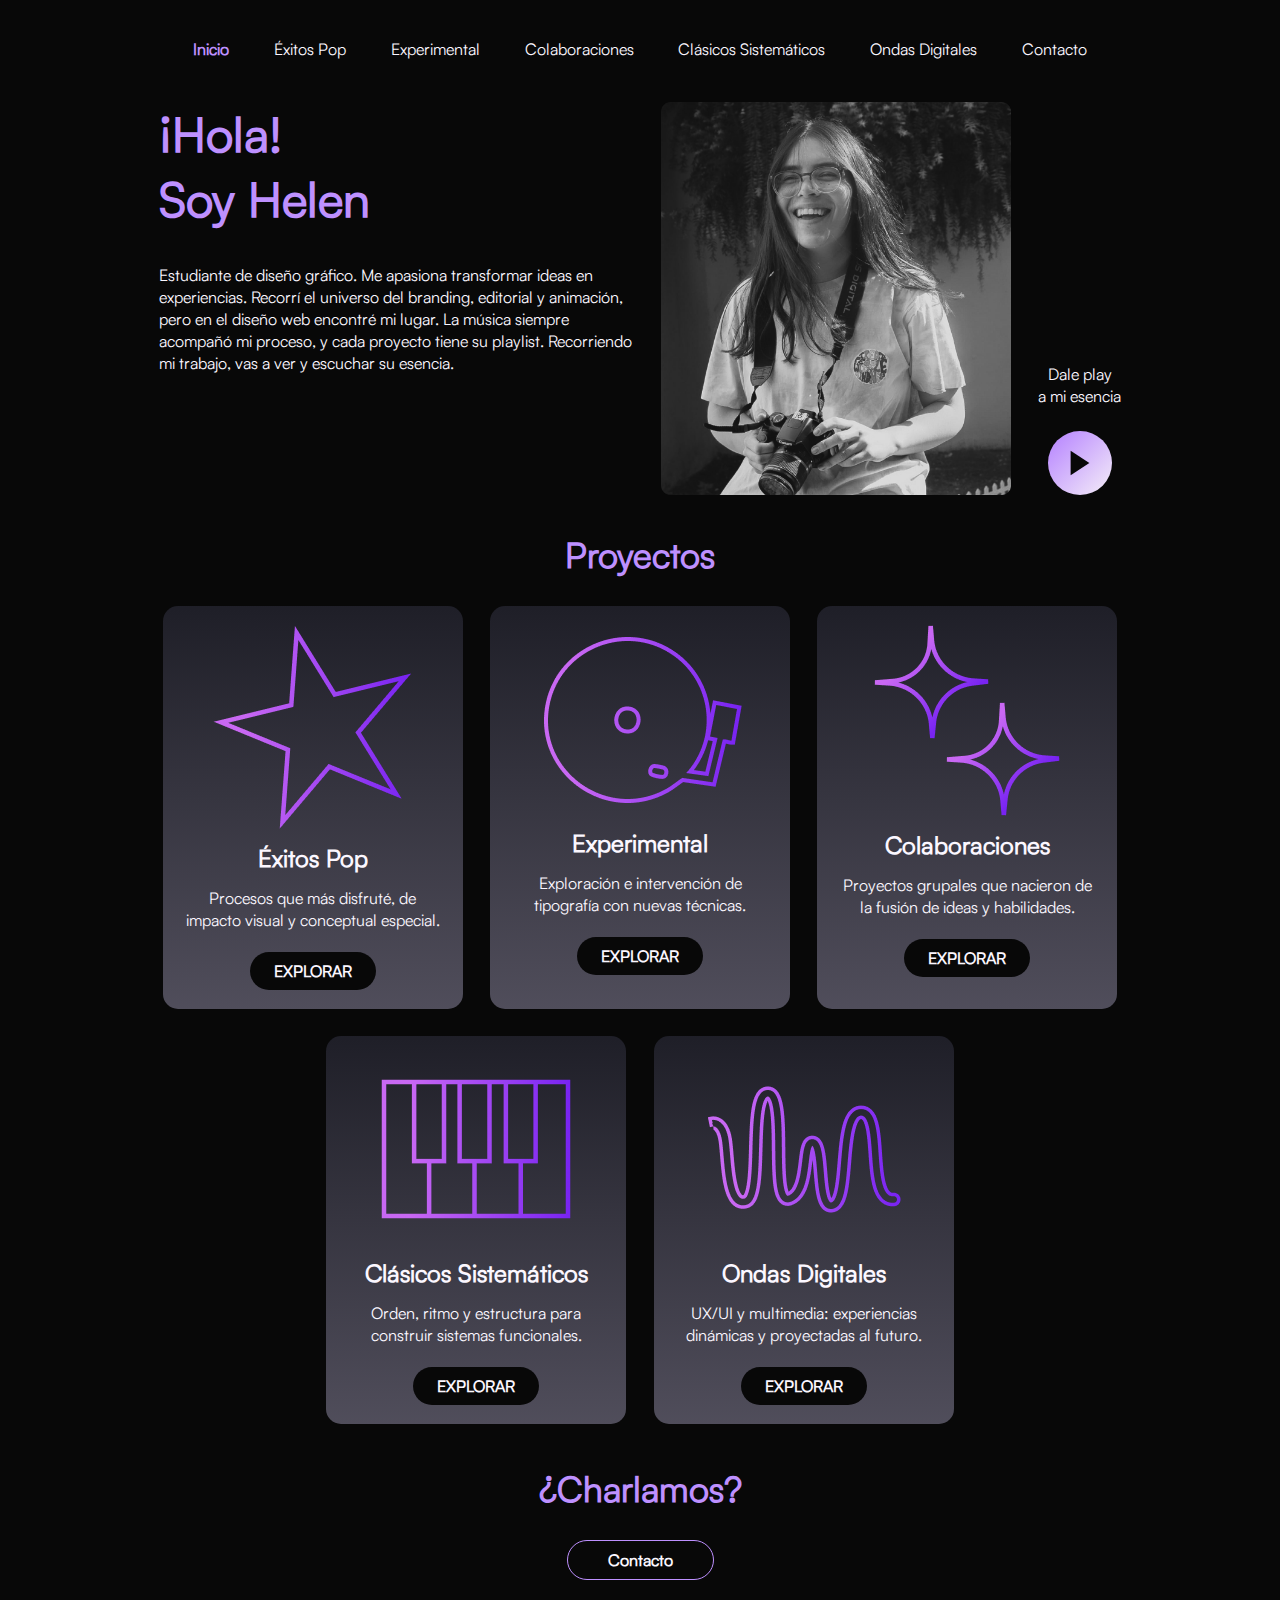
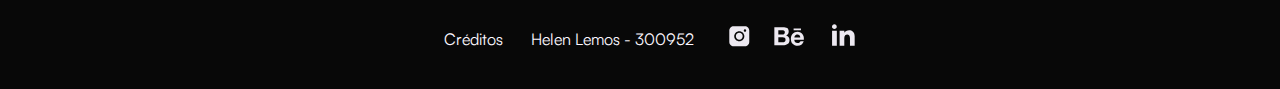
<file: index.html>
<!DOCTYPE html>
<html lang="es">
<head>
    <meta charset="UTF-8">
    <meta name="viewport" content="width=device-width, initial-scale=1.0">
    <title>Portfolio Helen Lemos</title>
    <meta name="description" content="Diseñadora gráfica con enfoque en diseño web, identidad visual, editorial, ilustración y animación. Exploro soluciones creativas que mejoran la experiencia del usuario y generan conexión. ¡Descubre mi trabajo!">
    <link rel="stylesheet" href="estilos.css">
</head>

<body>
    <!-- HEADER -->
     <header>

        <nav class="menu">
            <a class="active" href="index.html">Inicio</a>
            <a href="exitos.html">Éxitos Pop</a>
            <a href="experimental.html">Experimental</a>
            <a href="colaboraciones.html">Colaboraciones</a>
            <a href="clasicos.html">Clásicos Sistemáticos</a>
            <a href="ondasdigitales.html">Ondas Digitales</a>
            <a href="#infocontacto">Contacto</a>
        </nav>
     </header>
     
     <!-- HERO -->
    <section class="presentacion">
        <div id="sobremi">
            <h1>¡Hola! <br>Soy Helen</h1>
            <p>Estudiante de diseño gráfico. Me apasiona transformar ideas en experiencias. Recorrí el universo del branding, editorial y animación, pero en el diseño web encontré mi lugar. La música siempre acompañó mi proceso, y cada proyecto tiene su playlist. Recorriendo mi trabajo, vas a ver y escuchar su esencia.</p>
        </div>
        
        <img src="img/mifoto.png" alt="Foto de mujer sonriendo con una cámara">
    
        <div id="esencia">
            <p> Dale play <br> a mi esencia</p>

<!-- Botón Play Redondo -->
            <audio id="audio" src="songs/variasqueixas.mp3" preload="auto"></audio>

            <div class="circlebtn" onclick="toggleAudio()">
                <svg class="play" viewBox="0 0 50 50" width="24" height="24">
                    <polygon points="12,8 38,25 12,42"/>
                </svg>
                
                <svg class="pause" viewBox="0 0 50 50" width="24" height="24">
                    <rect x="12" y="8" width="8" height="34"/>
                    <rect x="28" y="8" width="8" height="34"/>
                </svg>
            </div>

            <script>
                function toggleAudio() {
                    let audio = document.getElementById("audio");
                    let playIcon = document.querySelector(".play");
                    let pauseIcon = document.querySelector(".pause");
            
                    if (audio.paused) {
                        audio.play(); // Reproduce la canción
                        playIcon.style.display = "none"; 
                        pauseIcon.style.display = "block"; 
                    } else {
                        audio.pause(); // Pausa la canción
                        playIcon.style.display = "block"; 
                        pauseIcon.style.display = "none"; 
                    }
                }
            </script>
        </div>
    </section>

    <section id="proyectos">

        <h2> Proyectos </h2>

        <div id="fila">
            <article>
                <img src="img/estrella.png" alt="Estrella con degradado">
                <h3>Éxitos Pop</h3>
                <p>Procesos que más disfruté, de impacto visual y conceptual especial.</p>
                <a class="mainbtn" href="exitos.html">EXPLORAR</a>
            </article>

            <article>
                <img src="img/experimental.png" alt="Tocadiscos">
                <h3>Experimental</h3>
                <p>Exploración e intervención de tipografía con nuevas técnicas.</p>
                <a class="mainbtn" href="experimental.html">EXPLORAR</a>
            </article>

            <article>
                <img src="img/colabs.png" alt="Dos estrellas">
                <h3>Colaboraciones</h3>
                <p>Proyectos grupales que nacieron de la fusión de ideas y habilidades.</p>
                <a class="mainbtn" href="colaboraciones.html">EXPLORAR</a>
            </article>

            <article>
                <img src="img/clasicos.png" alt="Piano">
                <h3>Clásicos Sistemáticos</h3>
                <p>Orden, ritmo y estructura para construir sistemas funcionales.</p>
                <a class="mainbtn" href="clasicos.html">EXPLORAR</a>
            </article>

            <article>
                <img src="img/ondas.png" alt="Ondas musicales">
                <h3>Ondas Digitales</h3>
                <p>UX/UI y multimedia: experiencias dinámicas y proyectadas al futuro.</p>
                <a class="mainbtn" href="ondasdigitales.html">EXPLORAR</a>
            </article>
        </div>
    </section>

    <section id="infocontacto">
                <!-- Información de Contacto -->
                <h2>¿Charlamos?</h2>
                <a class="secondarybtn" href="mailto:helenlemosoliva@gmail.com">Contacto</a>
    </section>

   
    <footer>

        <div>
            <a href="#">Créditos</a>
            <a href="#">Helen Lemos - 300952</a>
        </div>

        <nav>
            <a href="https://www.instagram.com/hdiseno.uy/" target="_blank"> <img src="img/logo-instagram.svg" alt="Logo de instagram"></a>
            <a href="https://www.behance.net/helenlemosoliva" target="_blank"> <img src="img/logo-behance.svg" alt="Logo de behance"></a>
            <a href="https://www.linkedin.com/in/helenlemos/" target="_blank"> <img src="img/logo-linkedin.svg" alt="Logo de LinkedIn"></a>
        </nav>


    </footer>

</body>
</html>
</file>
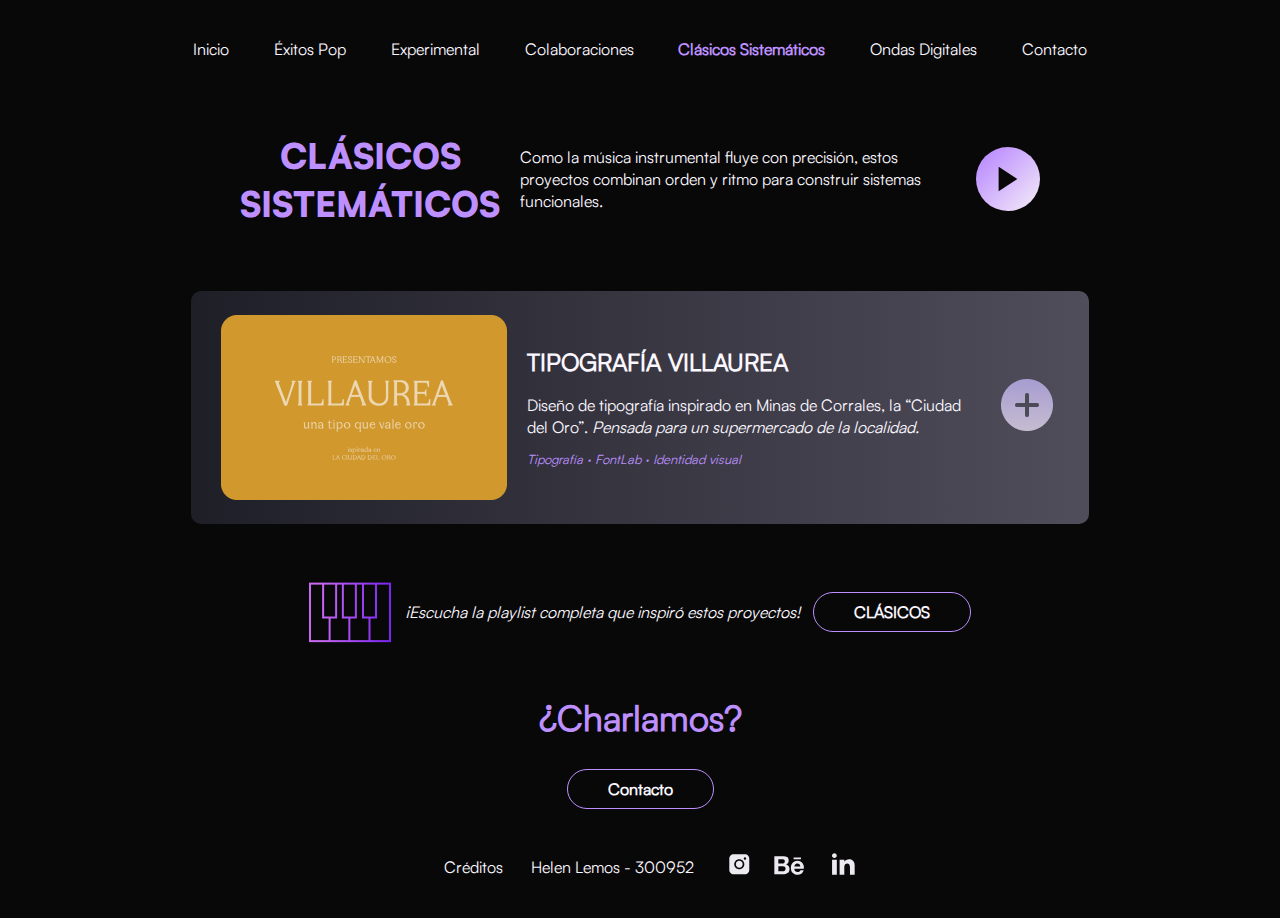
<file: clasicos.html>
<!DOCTYPE html>
<html lang="es">
<head>
    <meta charset="UTF-8">
    <meta name="viewport" content="width=device-width, initial-scale=1.0">
    <title>Clásicos Sistemáticos | Portfolio Helen Lemos</title>
    <meta name="description" content="Como la música instrumental fluye con precisión, estos proyectos combinan orden y ritmo para construir sistemas funcionales.">
    <link rel="stylesheet" href="estilos.css">
</head>

<body>
    <!-- HEADER -->
     <header>

        <nav class="volver">
            <img src="img/back.png" alt="Volver">
            <a href="index.html"> Volver</a>
        </nav>

        <nav class="menu">
            <a href="index.html">Inicio</a>
            <a href="exitos.html">Éxitos Pop</a>
            <a href="experimental.html">Experimental</a>
            <a href="colaboraciones.html">Colaboraciones</a>
            <a class="active" href="clasicos.html">Clásicos Sistemáticos</a>
            <a href="ondasdigitales.html">Ondas Digitales</a>
            <a href="#infocontacto">Contacto</a>
        </nav>
     </header>
    
    <!------ SECCIÓN 1: DESCRIPCIÓN ------>
    <section class="category">
        <article>
            <h2>CLÁSICOS <br>SISTEMÁTICOS</h2>
            <p>Como la música instrumental fluye con precisión, estos proyectos combinan orden y ritmo para construir sistemas funcionales.</p>
        
            <!-- Botón Play Redondo -->
            <audio id="audio" src="songs/wefoundlove.mp3" preload="auto"></audio>

            <div class="circlebtn" onclick="toggleAudio()">
                <svg class="play" viewBox="0 0 50 50" width="24" height="24">
                    <polygon points="12,8 38,25 12,42"/>
                </svg>
                
                <svg class="pause" viewBox="0 0 50 50" width="24" height="24">
                    <rect x="12" y="8" width="8" height="34"/>
                    <rect x="28" y="8" width="8" height="34"/>
                </svg>
            </div>

            <script>
                function toggleAudio() {
                    let audio = document.getElementById("audio");
                    let playIcon = document.querySelector(".play");
                    let pauseIcon = document.querySelector(".pause");
            
                    if (audio.paused) {
                        audio.play(); // Reproduce la canción
                        playIcon.style.display = "none"; 
                        pauseIcon.style.display = "block"; 
                    } else {
                        audio.pause(); // Pausa la canción
                        playIcon.style.display = "block"; 
                        pauseIcon.style.display = "none"; 
                    }
                }
            </script>
        </article>
    </section>


    <!------ SECCIÓN 2: TRABAJOS ÉXITO ------>
    <section class="trabajos">
        <!-- Artículo PER-SÉ -->
        <article id="tipografia">
            <img src="img/villaurea3.png" alt="Glifos de la tipografía Villaurea">
            <div>
                <h3>TIPOGRAFÍA VILLAUREA</h3>
                <p>Diseño de tipografía inspirado en Minas de Corrales, la “Ciudad del Oro”.
                <em>Pensada para un supermercado de la localidad.</em>
                </p>
                <p class="areas"> Tipografía · FontLab · Identidad visual </p>
            </div>

            <!-- Enlace para desplegar contenido -->
            <a href="#contenido-villaurea" class="ver-mas">
                <img src="img/vermás.png" alt="Ver más">
            </a>

            <!-- Contenido oculto -->
            <div id="contenido-villaurea" class="contenido-extra">
                <img src="img/villaureabrandboard.png" alt="">
                <a href="#tipografia" class="cerrar"><img src="img/close-outline.png" alt=""></a>
            </div>
        </article>
    </section>
    

    <!------------- SECCIÓN 3: PLAYLIST ------------->
    <section class="playlist">
        <article>
            <img src="img/piano.png" alt="Piano">
            <p> ¡Escucha la playlist completa que inspiró estos proyectos! </p>
            <a class="secondarybtn" href="https://open.spotify.com/playlist/2altvHIcjxOVrujurIFO9d?si=3136ff914e89460d">CLÁSICOS</a>
        </article>
    </section>

    <section id="infocontacto">
        <!-- Información de Contacto -->
        <h2>¿Charlamos?</h2>
        <a class="secondarybtn" href="mailto:helenlemosoliva@gmail.com">Contacto</a>
    </section>
   
    <footer>

        <div>
            <a href="#">Créditos</a>
            <a href="#">Helen Lemos - 300952</a>
        </div>

        <nav>
            <a href="https://www.instagram.com/h.diseno.uy/" target="_blank"> <img src="img/logo-instagram.svg" alt="Logo de instagram"></a>
            <a href="https://www.behance.net/helenlemosoliva" target="_blank"> <img src="img/logo-behance.svg" alt="Logo de behance"></a>
            <a href="https://www.linkedin.com/in/helenlemos/" target="_blank"> <img src="img/logo-linkedin.svg" alt="Logo de LinkedIn"></a>
        </nav>


    </footer>

</body>
</html>
</file>
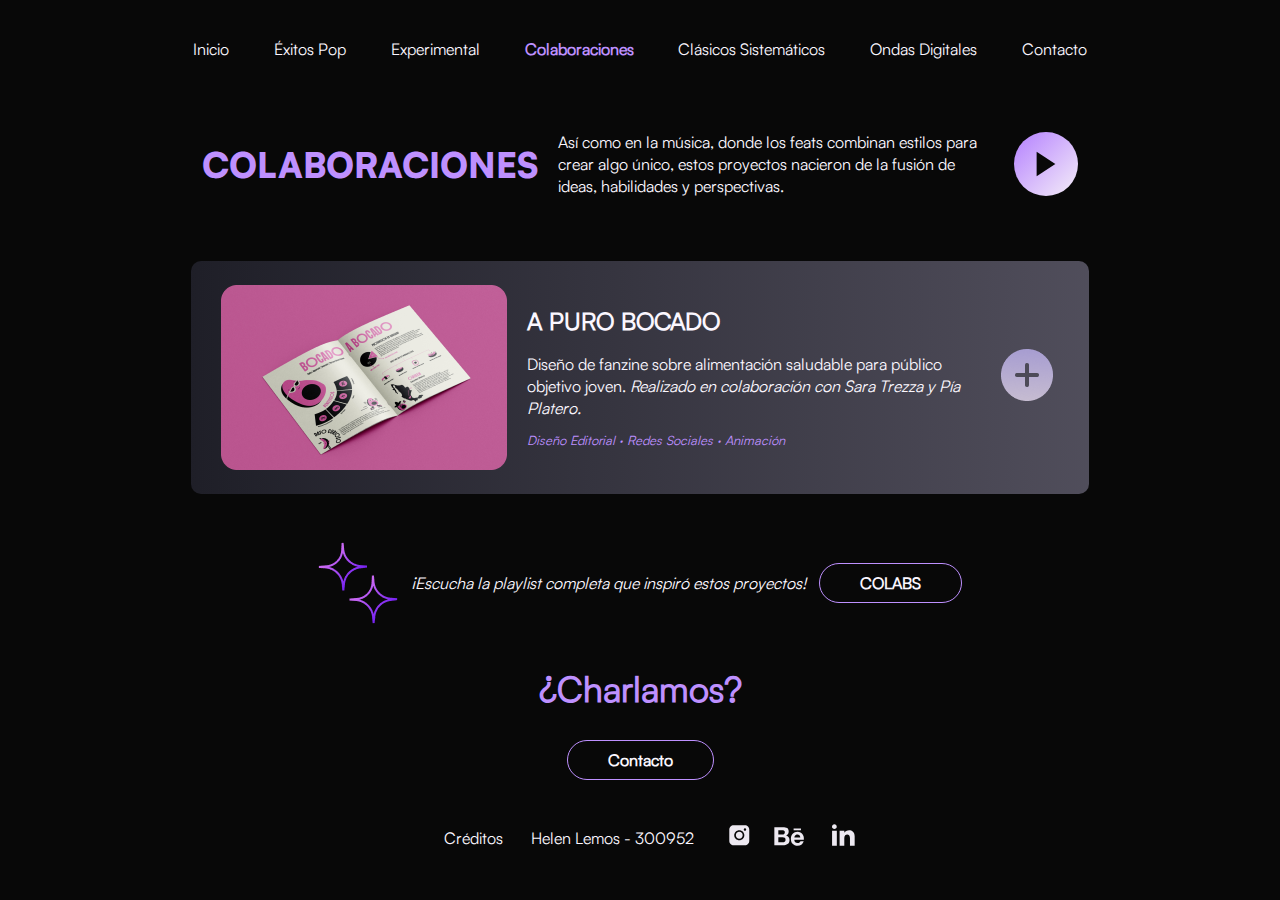
<file: colaboraciones.html>
<!DOCTYPE html>
<html lang="es">
<head>
    <meta charset="UTF-8">
    <meta name="viewport" content="width=device-width, initial-scale=1.0">
    <title>Colaboraciones | Portfolio Helen Lemos</title>
    <meta name="description" content="Así como en la música, donde los feats combinan estilos para crear algo único, estos proyectos nacieron de la fusión de ideas, habilidades y perspectivas. ">
    <link rel="stylesheet" href="estilos.css">
</head>

<body>
    <!-- HEADER -->
     <header>

        <nav class="volver">
            <img src="img/back.png" alt="Volver">
            <a href="index.html"> Volver</a>
        </nav>

        <nav class="menu">
            <a href="index.html">Inicio</a>
            <a href="exitos.html">Éxitos Pop</a>
            <a href="experimental.html">Experimental</a>
            <a class="active"  href="#">Colaboraciones</a>
            <a href="clasicos.html">Clásicos Sistemáticos</a>
            <a href="ondasdigitales.html">Ondas Digitales</a>
            <a href="#infocontacto">Contacto</a>
        </nav>
     </header>
    
    <!------ SECCIÓN 1: DESCRIPCIÓN ------>
    <section class="category">
        <article>
            <h2>COLABORACIONES</h2>
            <p>Así como en la música, donde los feats combinan estilos para crear algo único, estos proyectos nacieron de la fusión de ideas, habilidades y perspectivas. </p>
        
            <!-- Botón Play Redondo -->
            <audio id="audio" src="songs/Leavebeforeyouloveme.mp3" preload="auto"></audio>

            <div class="circlebtn" onclick="toggleAudio()">
                <svg class="play" viewBox="0 0 50 50" width="24" height="24">
                    <polygon points="12,8 38,25 12,42"/>
                </svg>
                
                <svg class="pause" viewBox="0 0 50 50" width="24" height="24">
                    <rect x="12" y="8" width="8" height="34"/>
                    <rect x="28" y="8" width="8" height="34"/>
                </svg>
            </div>

            <script>
                function toggleAudio() {
                    let audio = document.getElementById("audio");
                    let playIcon = document.querySelector(".play");
                    let pauseIcon = document.querySelector(".pause");
            
                    if (audio.paused) {
                        audio.play(); // Reproduce la canción
                        playIcon.style.display = "none"; 
                        pauseIcon.style.display = "block"; 
                    } else {
                        audio.pause(); // Pausa la canción
                        playIcon.style.display = "block"; 
                        pauseIcon.style.display = "none"; 
                    }
                }
            </script>
        </article>
    </section>


    <!------ SECCIÓN 2: TRABAJOS ÉXITO ------>
    <section class="trabajos">
        <!-- Artículo PER-SÉ -->
        <article id="fanzine">
            <img src="img/bocadoportada.png" alt="Tote bag con motivo del museo">
            <div>
                <h3>A PURO BOCADO</h3>
                <p>Diseño de fanzine sobre alimentación saludable para público objetivo joven.
                <em>Realizado en colaboración con Sara Trezza y Pía Platero.</em>
                </p>
                <p class="areas">Diseño Editorial · Redes Sociales · Animación </p>
            </div>

            <!-- Enlace para desplegar contenido -->
            <a href="#contenido-bocado" class="ver-mas">
                <img src="img/vermás.png" alt="Ver más">
            </a>

            <!-- Contenido oculto -->
            <div id="contenido-bocado" class="contenido-extra">
                <img src="img/redessocialesbocado.png" alt="">
                <video id="video-1" src="img/apurobocado.mp4" controls></video>
                <a href="#fanzine" class="cerrar"><img src="img/close-outline.png" alt=""></a>
            </div>
        </article>
    </section>

    <script>
        document.addEventListener("DOMContentLoaded", function () {
            // Seleccionamos todos los videos
            const videos = document.querySelectorAll("video");

            videos.forEach(video => {
                video.addEventListener("play", function () {
                    // Detenemos todos los videos que están reproduciéndose
                    videos.forEach(otherVideo => {
                        if (otherVideo !== video) {
                            otherVideo.pause();
                        }
                    });
                });
            });
        });
    </script>
    

    <!------------- SECCIÓN 3: PLAYLIST ------------->
    <section class="playlist">
        <article>
            <img src="img/colabssmall.png" alt="dos estellas">
            <p> ¡Escucha la playlist completa que inspiró estos proyectos! </p>
            <a class="secondarybtn" href="https://open.spotify.com/playlist/0mw2Pg6cWf0WI0kP64qaIe?si=fb0d658c152f49ef">COLABS</a>
        </article>
    </section>

    <section id="infocontacto">
        <!-- Información de Contacto -->
        <h2>¿Charlamos?</h2>
        <a class="secondarybtn" href="mailto:helenlemosoliva@gmail.com">Contacto</a>
    </section>
   
    <footer>

        <div>
            <a href="#">Créditos</a>
            <a href="#">Helen Lemos - 300952</a>
        </div>

        <nav>
            <a href="https://www.instagram.com/h.diseno.uy/" target="_blank"> <img src="img/logo-instagram.svg" alt="Logo de instagram"></a>
            <a href="https://www.behance.net/helenlemosoliva" target="_blank"> <img src="img/logo-behance.svg" alt="Logo de behance"></a>
            <a href="https://www.linkedin.com/in/helenlemos/" target="_blank"> <img src="img/logo-linkedin.svg" alt="Logo de LinkedIn"></a>
        </nav>


    </footer>

</body>
</html>
</file>
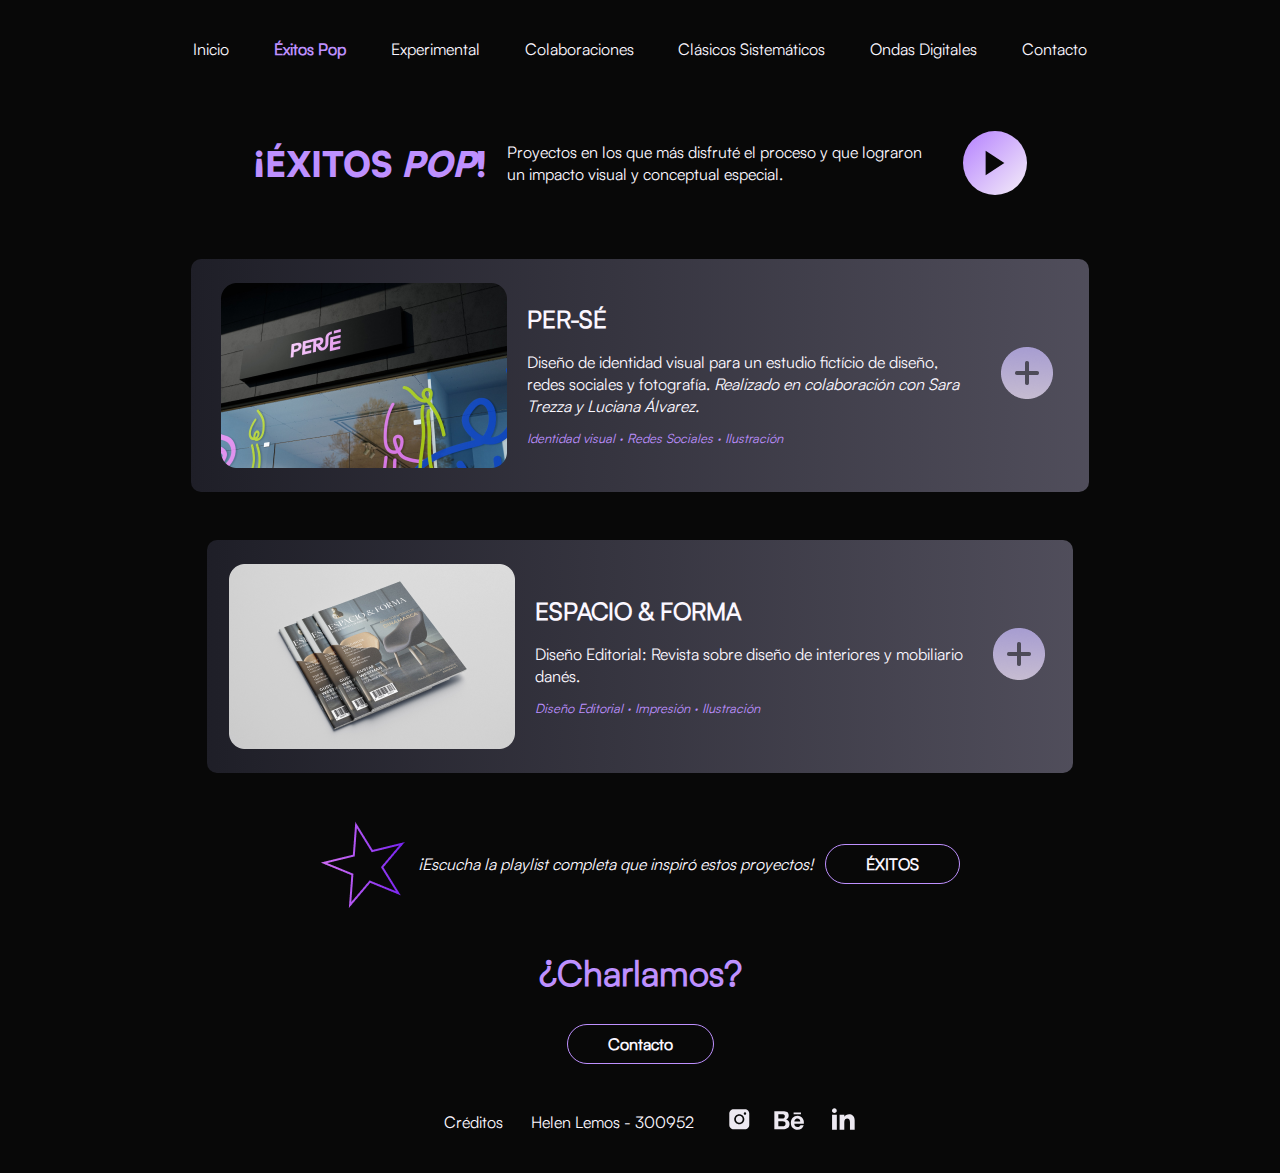
<file: exitos.html>
<!DOCTYPE html>
<html lang="es">
<head>
    <meta charset="UTF-8">
    <meta name="viewport" content="width=device-width, initial-scale=1.0">
    <title>Éxitos Pop | Portfolio Helen Lemos</title>
    <meta name="description" content="Proyectos en los que más disfruté el proceso y que lograron un impacto visual y conceptual especial">
    <link rel="stylesheet" href="estilos.css">
</head>

<body>
    <!-- HEADER -->
     <header>

        <nav class="volver">
            <img src="img/back.png" alt="Volver">
            <a href="index.html"> Volver</a>
        </nav>

        <nav class="menu">
            <a href="index.html">Inicio</a>
            <a class="active" href="">Éxitos Pop</a>
            <a href="experimental.html">Experimental</a>
            <a href="">Colaboraciones</a>
            <a href="clasicos.html">Clásicos Sistemáticos</a>
            <a href="ondasdigitales.html">Ondas Digitales</a>
            <a href="#infocontacto">Contacto</a>
        </nav>
     </header>
    
    <!------ SECCIÓN DESCRIPCIÓN ------>
    <section class="category">
        <article>
            <h2>¡ÉXITOS <em>POP</em>!</h2>
            <p>Proyectos en los que más disfruté el proceso y que lograron un impacto visual y conceptual especial.</p>
        
            <!-- Botón Play Redondo -->
            <audio id="audio" src="songs/asitwas.mp3" preload="auto"></audio>

            <div class="circlebtn" onclick="toggleAudio()">
                <svg class="play" viewBox="0 0 50 50" width="24" height="24">
                    <polygon points="12,8 38,25 12,42"/>
                </svg>
                
                <svg class="pause" viewBox="0 0 50 50" width="24" height="24">
                    <rect x="12" y="8" width="8" height="34"/>
                    <rect x="28" y="8" width="8" height="34"/>
                </svg>
            </div>

            <script>
                function toggleAudio() {
                    let audio = document.getElementById("audio");
                    let playIcon = document.querySelector(".play");
                    let pauseIcon = document.querySelector(".pause");
            
                    if (audio.paused) {
                        audio.play(); // Reproduce la canción
                        playIcon.style.display = "none"; 
                        pauseIcon.style.display = "block"; 
                    } else {
                        audio.pause(); // Pausa la canción
                        playIcon.style.display = "block"; 
                        pauseIcon.style.display = "none"; 
                    }
                }
            </script>
        </article>
    </section>


    <!------ SECCIÓN TRABAJOS ÉXITO ------>
    <section class="trabajos">
        <!-- Artículo PER-SÉ -->
        <article id="per-se">
            <img src="img/per-se1.png" alt="Fachada de un estudio de diseño">
            <div>
                <h3>PER-SÉ</h3>
                <p>Diseño de identidad visual para un estudio fictício de diseño, redes sociales y fotografía. 
                <em>Realizado en colaboración con Sara Trezza y Luciana Álvarez.</em>
                </p>
                <p class="areas">Identidad visual · Redes Sociales · Ilustración</p>
            </div>

            <!-- Enlace para desplegar contenido -->
            <a href="#contenido-perse" class="ver-mas">
                <img src="img/vermás.png" alt="Ver más">
            </a>

            <!-- Contenido oculto -->
            <div id="contenido-perse" class="contenido-extra">
                <img src="img/web-perse.png" alt="Web Per-Sé" class="imagen-web">
                <a href="#per-se" class="cerrar"><img src="img/close-outline.png" alt=""></a>
            </div>
        </article>

        <!-- Artículo ESPACIO & FORMA -->
        <article id="espacio-forma">
            <img src="img/revista.png" alt="Mockup de la portada de la revista Espacio & Forma">
            <div>
                <h3>ESPACIO & FORMA</h3>
                <p>Diseño Editorial: Revista sobre diseño de interiores y mobiliario danés.</p>
                <p class="areas">Diseño Editorial · Impresión · Ilustración</p>
            </div>

            <!-- Enlace para desplegar contenido -->
            <a href="#contenido-revista" class="ver-mas">
                <img src="img/vermás.png" alt="Ver más">
            </a>

            <!-- Contenido oculto -->
            <div id="contenido-revista" class="contenido-extra">
                <img src="img/revistamockup.png" alt="">
                <a class="secondarybtn" href="https://online.fliphtml5.com/svxtg/dddp/#p=1">VER REVISTA COMPLETA</a>
                <a href="#espacio-forma" class="cerrar"><img src="img/close-outline.png" alt="Cerrar"></a>
            </div>
        </article>

    </section>
    

    <!------------- SECCIÓN PLAYLIST ------------->
    <section class="playlist">
        <article>
            <img src="img/estrellitasmall.png" alt="Estrella">
            <p> ¡Escucha la playlist completa que inspiró estos proyectos! </p>
            <a class="secondarybtn" href="https://open.spotify.com/playlist/6PvQEAKEzByPQ6C8phdyEy?si=feb5192c16a54f19">ÉXITOS</a>
        </article>
    </section>

    <section id="infocontacto">
        <!-- Información de Contacto -->
        <h2>¿Charlamos?</h2>
        <a class="secondarybtn" href="mailto:helenlemosoliva@gmail.com">Contacto</a>
    </section>
   
    <footer>
        <div>
            <a href="#">Créditos</a>
            <a href="#">Helen Lemos - 300952</a>
        </div>

        <nav>
            <a href="https://www.instagram.com/h.diseno.uy/" target="_blank"> <img src="img/logo-instagram.svg" alt="Logo de instagram"></a>
            <a href="https://www.behance.net/helenlemosoliva" target="_blank"> <img src="img/logo-behance.svg" alt="Logo de behance"></a>
            <a href="https://www.linkedin.com/in/helenlemos/" target="_blank"> <img src="img/logo-linkedin.svg" alt="Logo de LinkedIn"></a>
        </nav>
    </footer>

</body>
</html>
</file>
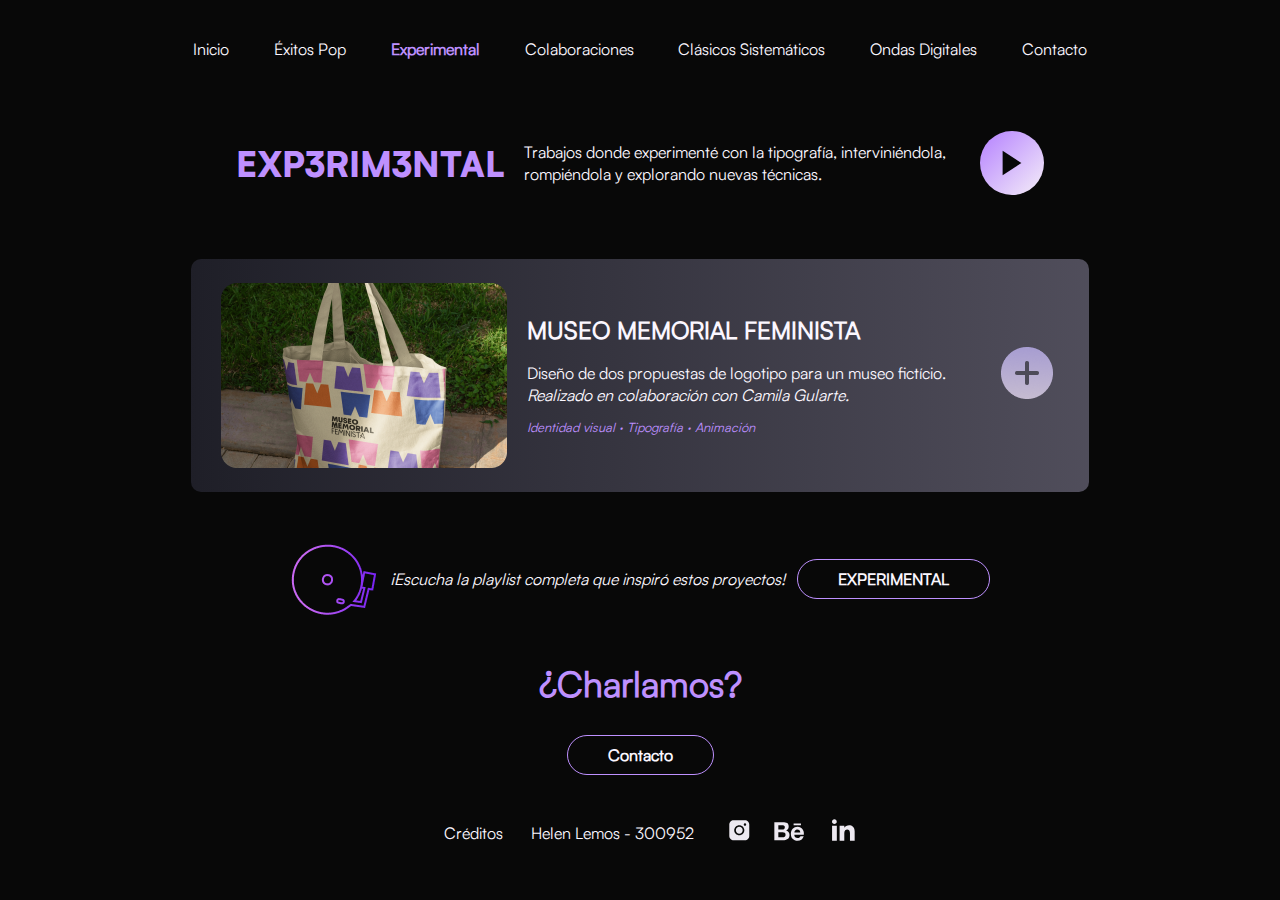
<file: experimental.html>
<!DOCTYPE html>
<html lang="es">
<head>
    <meta charset="UTF-8">
    <meta name="viewport" content="width=device-width, initial-scale=1.0">
    <title>Experimental | Portfolio Helen Lemos</title>
    <meta name="description" content="Trabajos donde experimenté con la tipografía, interviniéndola, rompiéndola y explorando nuevas técnicas">
    <link rel="stylesheet" href="estilos.css">
</head>

<body>
    <!-- HEADER -->
     <header>

        <nav class="volver">
            <img src="img/back.png" alt="Volver">
            <a href="index.html"> Volver</a>
        </nav>

        <nav class="menu">
            <a href="index.html">Inicio</a>
            <a href="exitos.html">Éxitos Pop</a>
            <a class="active" href="#">Experimental</a>
            <a href="colaboraciones.html">Colaboraciones</a>
            <a href="clasicos.html">Clásicos Sistemáticos</a>
            <a href="ondasdigitales.html">Ondas Digitales</a>
            <a href="#infocontacto">Contacto</a>
        </nav>
     </header>
    
    <!------ SECCIÓN 1: DESCRIPCIÓN ------>
    <section class="category">
        <article>
            <h2>EXP3RIM3NTAL</h2>
            <p>Trabajos donde experimenté con la tipografía, interviniéndola, rompiéndola y explorando nuevas técnicas.</p>
        
            <!-- Botón Play Redondo -->
            <audio id="audio" src="songs/jungle.mp3" preload="auto"></audio>

            <div class="circlebtn" onclick="toggleAudio()">
                <svg class="play" viewBox="0 0 50 50" width="24" height="24">
                    <polygon points="12,8 38,25 12,42"/>
                </svg>
                
                <svg class="pause" viewBox="0 0 50 50" width="24" height="24">
                    <rect x="12" y="8" width="8" height="34"/>
                    <rect x="28" y="8" width="8" height="34"/>
                </svg>
            </div>

            <script>
                function toggleAudio() {
                    let audio = document.getElementById("audio");
                    let playIcon = document.querySelector(".play");
                    let pauseIcon = document.querySelector(".pause");
            
                    if (audio.paused) {
                        audio.play(); // Reproduce la canción
                        playIcon.style.display = "none"; 
                        pauseIcon.style.display = "block"; 
                    } else {
                        audio.pause(); // Pausa la canción
                        playIcon.style.display = "block"; 
                        pauseIcon.style.display = "none"; 
                    }
                }
            </script>
        </article>
    </section>


    <!------ SECCIÓN 2: TRABAJOS ÉXITO ------>
    <section class="trabajos">
        <!-- Artículo PER-SÉ -->
        <article id="museo-mujeres">
            <img src="img/mufem.png" alt="Tote bag con motivo del museo">
            <div>
                <h3>MUSEO MEMORIAL FEMINISTA</h3>
                <p>Diseño de dos propuestas de logotipo para un museo fictício.
                <em>Realizado en colaboración con Camila Gularte.</em>
                </p>
                <p class="areas">Identidad visual · Tipografía · Animación </p>
            </div>

            <!-- Enlace para desplegar contenido -->
            <a href="#contenido-museo" class="ver-mas">
                <img src="img/vermás.png" alt="Ver más">
            </a>

            <!-- Contenido oculto -->
            <div id="contenido-museo" class="contenido-extra">
                <img src="img/mufemlogo1.gif" alt="">
                <img src="img/mufemlogo2.gif" alt="">
                <a href="#museo-mujeres" class="cerrar"><img src="img/close-outline.png" alt=""></a>
            </div>
        </article>

    </section>
    

    <!------------- SECCIÓN 3: PLAYLIST ------------->
    <section class="playlist">
        <article>
            <img src="img/tocadiscos.png" alt="Tocadiscos">
            <p> ¡Escucha la playlist completa que inspiró estos proyectos! </p>
            <a class="secondarybtn" href="https://open.spotify.com/playlist/10H06yW0X2BSk0LqzMuLUR?si=6ff6ea96a0874e5a">EXPERIMENTAL</a>
        </article>
    </section>

    <section id="infocontacto">
        <!-- Información de Contacto -->
        <h2>¿Charlamos?</h2>
        <a class="secondarybtn" href="mailto:helenlemosoliva@gmail.com">Contacto</a>
    </section>
   
    <footer>

        <div>
            <a href="#">Créditos</a>
            <a href="#">Helen Lemos - 300952</a>
        </div>

        <nav>
            <a href="https://www.instagram.com/h.diseno.uy/" target="_blank"> <img src="img/logo-instagram.svg" alt="Logo de instagram"></a>
            <a href="https://www.behance.net/helenlemosoliva" target="_blank"> <img src="img/logo-behance.svg" alt="Logo de behance"></a>
            <a href="https://www.linkedin.com/in/helenlemos/" target="_blank"> <img src="img/logo-linkedin.svg" alt="Logo de LinkedIn"></a>
        </nav>
    </footer>

</body>
</html>
</file>
<file: estilos.css>
/* FUENTES */
@font-face{
    font-family: "Satoshi";
    src:url(fonts/Satoshi-Regular.woff),
        url(fonts/Satoshi-Regular.woff2),
}
@font-face{
    font-family: "Satoshi Black";
    src:url(fonts/Satoshi-Black.woff),
        url(fonts/Satoshi-Black.woff2),
}

/* GENERAL */
*{
    margin:0;
    padding: 0;
    box-sizing: border-box;
    background-color: var(--negro);
    color: var(--blanco);
    text-decoration: none;
}

html {
    scroll-behavior: smooth;
}

:root {
    --negro: #080808;
    --gris: #2a282e;
    --violeta: #7924F2;
    --violeta-light: #be90ff;
    --blanco: #fbf7ff;
}

body {
    font-family: "Satoshi";
    padding: 2em;
    max-width: 1200px;
    margin: 0 5em;
}

nav, footer, .playlist article {
    gap: 0.8em;
}

nav, footer, .playlist article, .circlebtn, .category article, .trabajos article {
    display: flex;
    align-items: center;
    justify-content: center; 
}
/* TIPOGRAFÍA */
h1 {
    font-size: 3em;
    font-weight: 700;
    color: var(--violeta-light);
}

h2 {
    font-size: 2.2em;
    color: var(--violeta-light);
    text-align: center;
}

h3 {
    font-size: 1.5em;
}

/* ----- FOOTER ----- */
footer {
    justify-content: center;
    gap: 1.5em;
}

footer div a {
    margin-left: 1.5em;
}

footer div a:hover {
    text-decoration: underline;
}

footer nav a{
    margin-left: 0.6em;
    transition: ease-in-out 0.3s;
}

footer nav a:hover {
    transform: scale(0.9);
}

    

/* ----- NAVEGACIÓN ----- */
.volver {
    display: none;
}
.menu a {
    padding: 0.4em 1em;
    position: relative;
    text-decoration: none;
}

.menu a::after {
    content: "";
    position: absolute;
    left: 50%;
    bottom: 0;
    width: 0;
    height: 2px;
    background: var(--violeta-light);
    transition: all 0.3s ease;
    transform: translateX(-50%);
}

.menu a:hover::after {
    width: 100%;
}

.active {
    color: var(--violeta-light);
    font-weight: 800;
}
/* Botón circular */
.circlebtn {
    width: 64px;  /* Ajusté el tamaño del botón */
    height: 64px; /* Ajusté el tamaño del botón */
    border-radius: 50%;
    background: linear-gradient(135deg, #B480FF, #f5eef8);
    cursor: pointer;
    transition: 0.2s ease-in-out;
    flex-shrink: 0;
}

/* Animación al hacer hover */
.circlebtn:hover {
    width: 70px;  /* Aumenté ligeramente el tamaño del botón al hacer hover */
    height: 70px; /* Aumenté ligeramente el tamaño del botón al hacer hover */
    box-shadow: 0 0 6px rgba(208, 166, 221, 0.5);
}

/* Iconos de Play y Pause */
svg {
    width: 36px; /* Reduje el tamaño del icono */
    height: 36px; /* Reduje el tamaño del icono */
    fill: var(--negro);
    background-color: transparent;
}

/* Icono de Pause oculto */
.pause {
    display: none;
}

/* Botón Principal */
.mainbtn {
    background-color: var(--negro);
    border-radius: 50px;
    padding: 0.5em 1.5em;
    font-weight: 700;
    margin-top: 0.5em;
    transition: ease-in-out 0.4s;
}

.secondarybtn {
    border: 1px solid var(--violeta-light);
    border-radius: 50px;
    padding: 0.5em 2.5em;
    font-weight: 700;
    display: inline-block;
    transition: ease-in-out 0.4s;
}

.secondarybtn:hover, .mainbtn:hover {
    border: none;
    background: linear-gradient(to bottom, #6018c4, #B480FF);
}


/* ----- HERO ----- */
.presentacion, .playlist {
    margin: 2.2em 0;
}

#sobremi, .category article p {
    max-width: 45%;
}
.presentacion img {
    max-width: 350px;
}

.presentacion p {
    padding-top: 2em;
}
#esencia, #proyectos article, .trabajos {
    display: flex;
    flex-direction: column;
}
#esencia {
    align-items: center;
    flex-wrap: wrap;
    justify-content: flex-end;
    text-align: center;
    gap: 1.5em;
    width: auto;
}

/* PROYECTOS */
#proyectos h2, #infocontacto h2 {
    margin: 0.8em 0;
}
#proyectos article {
    align-items: center;
    gap: 0.8em;
    background-image: linear-gradient(to bottom, #2e2e3d98, #d4cdf35a);
    max-width: 300px; /* Puedes ajustar esto según el diseño */
    min-height: 300px; /* Asegura un tamaño mínimo */
    padding: 1.2em;
    border-radius: 15px;
    text-align: center;
    transition: ease-in-out 0.4s;
}

#proyectos article:hover, .trabajos article:hover {
    box-shadow: 0 0 10px rgba(208, 166, 221, 5);
}

#proyectos article h3,#proyectos article p, #proyectos article img, .trabajos article h3, .trabajos article div, .trabajos article div p, .trabajos article img, .trabajos article a, .trabajos article em {
    background: transparent;
    }

#fila, .presentacion {
    display: flex;
    flex-wrap: wrap;
    justify-content: center;
    gap: 1.7em;
}

.playlist p{
    font-style: italic;
}

/* CONTACTO */
#infocontacto {
    text-align: center;
    margin: 2.5em 0;
}

/* ----------------------------------------PÁGINA ÉXITOS --------------------------------------*/

.category article p {
    padding: 0 1.2em;
}


.category article h2, .category article h2 em {
    color: var(--violeta-light);
    font-family: "Satoshi Black";
}

.category article{
    margin: 4em 0;
}

.trabajos {
    margin: 3em 0;
    gap: 3em;
}
.trabajos article {
    margin: 0 auto;
    background-image: linear-gradient(to right, #2e2e3d98, #d4cdf35a);
    border-radius: 10px;
    max-width: 85%;
    padding: 1.5em 0;
    flex-wrap: wrap;
    gap: 1.2em;
}

.trabajos div {
    max-width: 50%;
}

.trabajos article p {
    margin-top: 1em;
}
.areas {
    color: var(--violeta-light);
    font-style: italic;
    font-size: 0.8em;
}

/* Ocultar contenido extra por defecto */
.contenido-extra {
    display: none;
    width: 100%;
    max-width: 1200px;
    text-align: center;
    padding: 1.5em;
    background: white;
    border-radius: 10px;
    flex-direction: column;
    align-items: center;
}

/* Mostrar contenido cuando está activo */
#contenido-perse:target, #contenido-museo:target, #contenido-bocado:target, #contenido-villaurea:target, #contenido-info:target,
#contenido-app:target, #contenido-revista:target, .video-container {
    display: flex;
    justify-content: center;
}


#contenido {
    width: 100%;
}

img[src="img/revistamockup.png"] {
    margin: 1.6em 0;
}
/* Centrar el video */
.video-container, img[src="img/redessocialesbocado.png"] {
    margin-bottom: 1.2em;
}

/* Close outline debajo del video */
.cerrar {
    display: block;
    margin-top: 1.5em;
    text-align: center;
}

/* Imagen de la web (centrada y ajustada) */
.imagen-web {
    max-width: 1400px;
    height: auto;
    border-radius: 10px;
}

/* Visor de la revista (más grande y centrado) */
.visor-revista {
    height: 40vh;
    position: relative;
}
.visor-revista iframe {
    width: 100%;
    height: 100%;
    border-radius: 10px;
}

img[src="img/mufemlogo2.gif"], img[src="img/mufemlogo1.gif"] {
    max-width: 800px;
    height: auto;
    padding-bottom: 1.5em;
}



/* Mobile */
@media (max-width: 768px) {
    body {
        text-align: center;
    }

    .presentacion div:first-of-type {
        max-width: 100%
    }   
}

/* Ajustes generales para pantallas más pequeñas */
@media screen and (max-width: 1024px) {

    /* Ajustar el padding del body y la alineación de los elementos */
    body {
        padding: 2em 1.5em;
        margin: 0 3em;
    }

    /* Header y navegación */
    .volver {
        display: flex;
        justify-content: flex-start;
        width: 100%;
        margin-bottom: 1.5em;
    }

    .menu {
        display: flex;
        flex-wrap: wrap;
        justify-content: center;
    }

    .menu a {
        padding: 0.5em 1.2em;
    }

    /* Hero section: presentación */
    .presentacion {
        gap: 2em;
    }

    #sobremi {
        max-width: 100%;
        text-align: center;
    }

    .presentacion img {
        max-width: 80%;
        height: auto;
    }

    .menu, #esencia, #fila {
        gap: 1em;
    }

    /* Proyectos */
    #proyectos {
        margin-top: 2em;
    }

    #proyectos h2 {
        text-align: center;
    }

    #fila {
        display: grid;
        grid-template-columns: repeat(auto-fill, minmax(250px, 1fr));
    }

    #proyectos article {
        max-width: 100%;
        min-height: 250px;
    }

    /* Footer */
    footer, .presentacion {
        display: flex;
        flex-direction: column;
        align-items: center;
    }

    footer div a {
        margin-left: 0;
    }

    footer nav {
        margin-top: 1em;
    }

    footer nav a {
        margin-left: 0.5em;
    }

    /* Botón circular */
    .circlebtn {
        width: 60px;
        height: 60px;
    }

    svg {
        width: 30px;
        height: 30px;
    }

    /* Estilo del botón */
    .mainbtn {
        padding: 0.5em 1.2em;
    }

    .secondarybtn {
        padding: 0.5em 1.8em;
    }
}

/* Ajustes para pantallas más pequeñas, como teléfonos móviles */
@media screen and (max-width: 1024px) {
    body {
        padding: 1.5em;
        margin: 0 1.5em;
    }

    #sobremi {
        max-width: 100%;
    }

    .presentacion img {
        max-width: 90%;
        margin-top: 1em;
    }

    .circlebtn {
        width: 80px;
        height: 80px;
    }

    .circlebtn svg {
        width: 40px;
        height: 40px;
    }

    #proyectos article {
        max-width: 100%;
        min-height: 200px;
        padding: 1em;
    }

    #fila {
        grid-template-columns: 1fr;
    }

    /* Footer */
    footer nav a {
        margin-left: 0.5em;
    }

    .menu {
        display: none;
      }

      /* ----- Éxitos ----- */
    img[src="img/per-se1.png"], img[src="img/revista.png"],img[src="img/mufem.png"], img[src="img/portadavideo.png"], img[src="img/villaurea3.png"]{
        width: 65%;
      }

      img[src="img/web-perse.png"], img[src="img/per-se1.png"], img[src="img/revistamockup.png"], img[src="img/mufemlogo 1.gif"], img[src="img/mufemlogo 2.gif"], img[src="img/redessocialesbocado.png"], video[src="img/a puro bocado.mp4"], video[src="img/videoinfografía.mp4"], video[src="img/Ucard.mp4"], #fila article, img[src="img/villaureabrandboard.png"]  {
        width: 50vw;
        height: auto;
      }

      #fila article, #sobremi p {
        margin: 0 auto;
      }

      #sobremi p {
        max-width: 80%;
      }

    }  

    /* ----- MOBILE ----- */
    @media screen and (max-width: 768px) {
        .category article, .playlist article {
            flex-direction: column;
            gap: 1.5em;
        }

        .category article p {
            max-width: 80vw;
        }

        #per-se, #espacio-forma, #museo-mujeres, #fanzine, #tipografia, #infografia, #ucard {
            flex-direction: column;
        }

        .trabajos div {
            max-width: 70%;
        }

        .trabajos article {
            max-width: 100%;
        }
        .playlist article {
            margin-bottom: 4em;
        }

        .playlist article p{
            max-width: 50vw;
        }

        #fila article img {
            width: 50%;
        }

        #fila article {
            width: 70vw;
            margin-bottom: 1.3em;
        }
    }
</file>
